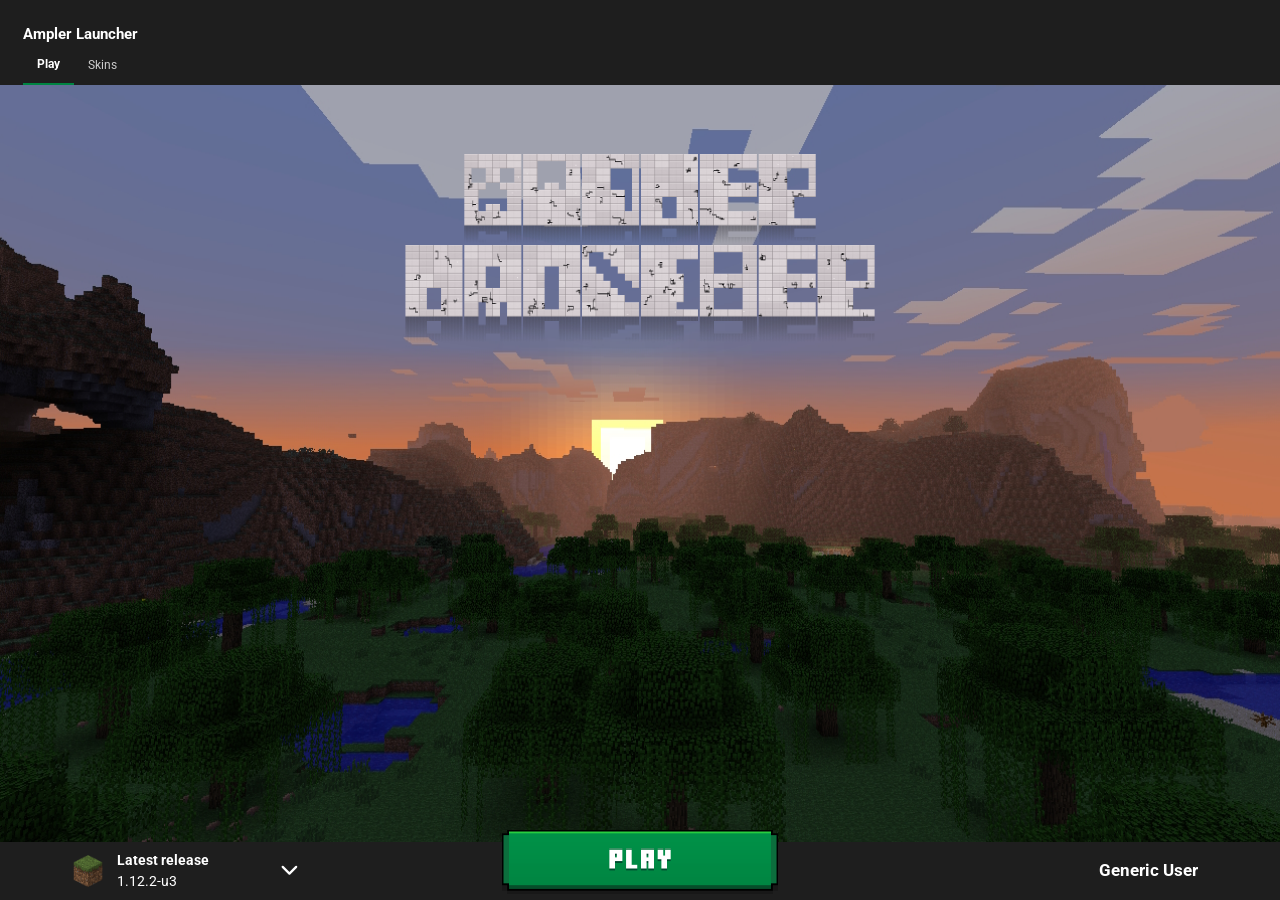
<file: index.html>
<!DOCTYPE html>
<html lang="en">

<head>
    <meta charset="UTF-8">
    <meta http-equiv="X-UA-Compatible" content="IE=edge">
    <meta name="viewport" content="width=device-width, initial-scale=1.0">
    <title>Ampler Launcher</title>

    <!-- Everything below resolves inside this folder. No CDN, no preconnect,
         no webfont request. css/fonts.css serves Roboto from ./fonts/. -->
    <link rel="stylesheet" href="./website/css/fonts.css">
    <link rel="stylesheet" href="./website/css/style.css">
    <link rel="shortcut icon" href="./website/images/logo.png" type="image/x-icon">

    <!-- Discord embed metadata. Relative-safe: og: tags are only read by chat
         scrapers over the network, never fetched by the browser. -->
    <meta content="Ampler Launcher" property="og:title">
    <meta content="A minecraft themed launcher for Eaglercraft - fully offline build" property="og:description">
    <meta content="#786d81" data-react-helmet="true" name="theme-color">
</head>

<body style="font-family: 'Roboto', sans-serif;">
    <div class="mainPage" id="mainPage">

        <!-- ============================ Top bar ============================ -->
        <div id="gameheader" class="gameHeader">
            <p id="gameedition" class="currentGame bolded">Ampler Launcher</p>
            <div id="javatabs">
                <ul class="gameTabs" role="tablist">
                    <li id="header1" class="headerButtonSelected" role="tab" aria-selected="true" tabindex="0"
                        onclick="showView('play')">Play</li>
                    <li id="header2" class="headerButtons" role="tab" aria-selected="false" tabindex="0"
                        onclick="showView('skins')">Skins</li>
                </ul>
            </div>
        </div>

        <!-- ============================ Play page ============================ -->
        <div id="playview" class="view">
            <div id="game-bg" class="gameBg" style="background-image: url(./website/images/web-edition.jpg);">
                <div class="gameLogo">
                    <img id="game-header" src="./website/images/ampler-title.png" alt="Ampler Launcher">
                </div>
            </div>
        </div>

        <!-- ============================ Skins page ============================
             Same background as the Play page, with the skin boxes sitting on
             top of it and a small gap between them. The list is whatever is
             in website/skins/: website/js/skins.js names it, and
             website/tools/bake-skins.py keeps that in step with the folders
             on disk (see js/skins.js). -->
        <div id="skinsview" class="view skinsView" hidden>
            <div class="skinsScroll" id="skinsscroll">
                <div class="skinsHead">
                    <div class="skinsHeadText">
                        <p class="skinsTitle bolded">Skins</p>
                        <p class="skinsCount" id="skinscount"></p>
                    </div>
                    <div class="skinSearch">
                        <input id="skinsearch" type="text" placeholder="Search skins" spellcheck="false"
                            autocomplete="off" oninput="filterSkins(this.value)">
                    </div>
                </div>

                <!-- Filled in by website/js/skinsview.js -->
                <div id="skingrid" class="skinsGrid"></div>

                <div id="skinempty" class="skinsEmpty" hidden>
                    <p class="bolded">No skins yet.</p>
                    <p>Add one by dropping its folder in <span class="mono">website/skins/</span>:</p>
                    <pre class="mono">website/skins/my skin/
   my skin.png            the skin
   preview.my skin.png    the preview picture</pre>
                    <p>Then run <span class="mono">python3 website/tools/bake-skins.py</span> once and reload - that
                        writes the folder list where this page reads it. To remove a skin, delete its folder and bake
                        again.</p>
                </div>
            </div>
        </div>

        <!-- ============================ Bottom bar ===========================
             Play page: version selector + Play + user.
             Skins page: the user, nothing else (see .skinsMode in style.css). -->
        <div class="gameSelection">
            <div class="versionSelector">
                <div id="drop" class="dropdownSelector" role="button" tabindex="0" aria-haspopup="listbox"
                    aria-expanded="false" aria-label="Choose a version" onclick="dropdowntoggle()">
                    <div style="display: flex; gap: 1vw;">
                        <div class="centeredIcon">
                            <img id="gameicon" src="./website/images/m-logo1.png" alt="">
                        </div>
                        <div class="versionText">
                            <p id="gametitle" class="bolded">Latest release</p>
                            <p id="gameversion">1.12.2-u3</p>
                        </div>
                        <div class="centeredIcon">
                            <span id="dropdownuparrow"></span>
                        </div>
                    </div>
                </div>
            </div>

            <!-- Populated by js/index.js from js/clients.js -->
            <div id="dropdn" class="dropdownMenu" role="listbox" style="visibility: hidden;"></div>

            <a id="playbutton" href="website/mc/1.12.2/index.html" target="_blank" rel="noopener">
                <div id="mainbutton" class="playButton"></div>
            </a>

            <!-- Click it to rename yourself. The name is saved locally and is
                 shown on every page of the launcher. -->
            <div class="username centeredIcon bolded" id="userbox" role="button" tabindex="0" aria-label="Your username"
                onclick="editUser()" title="Click to change your username. Some browsers forget it - to keep it always, set it in website/js/user.js">
                <p id="username" class="usernameText">Generic User</p>
                <input id="usernameinput" class="usernameInput" type="text" maxlength="24" spellcheck="false"
                    autocomplete="off" placeholder="Username" onclick="event.stopPropagation()">
                <svg class="userEditIcon" viewBox="0 0 24 24" width="24" height="24" fill="none" stroke="currentColor"
                    stroke-width="2" stroke-linecap="round" stroke-linejoin="round">
                    <path d="M4 20h4l10.5 -10.5a2.828 2.828 0 1 0 -4 -4l-10.5 10.5v4" />
                    <path d="M13.5 6.5l4 4" />
                </svg>
                <!-- Writes the name into website/js/user.js, so it survives
                     browsers that forget. Needs one Save dialog per write -
                     no page may edit a file quietly. -->
                <button id="usersave" class="userSaveButton" type="button" tabindex="0" aria-label="Save this name into user.js"
                    title="Save this name into website/js/user.js, so it always comes back - you will be asked which file to write">
                    <svg viewBox="0 0 24 24" width="24" height="24" fill="none" stroke="currentColor"
                        stroke-width="2" stroke-linecap="round" stroke-linejoin="round">
                        <path d="M19 21H5a2 2 0 0 1 -2 -2v-11a2 2 0 0 1 2 -2h11l5 5v8a2 2 0 0 1 -2 2z" />
                        <path d="M17 21v-8H7v8" />
                        <path d="M7 3v5h8" />
                    </svg>
                </button>
            </div>
        </div>
    </div>

    <script src="./website/js/clients.js"></script>
    <script src="./website/js/user.js"></script>
    <script src="./website/js/skins.js"></script>
    <!-- The skins folder listing, written by website/tools/bake-skins.py so
         skins dropped into website/skins/ show up when the launcher is opened
         straight off disk. A plain placeholder until then. -->
    <script src="./website/skins/list.js"></script>
    <script src="./website/js/index.js"></script>
    <script src="./website/js/skinsview.js"></script>
</body>
</html>
</file>
<file: website/css/fonts.css>
/*
 * Self-hosted Roboto.
 *
 * This file replaces the three remote tags that used to sit in index.html:
 * two preconnect hints and one Google Fonts CSS request for the Roboto family.
 * Those were the launcher's only outbound network fetches.
 *
 * The woff2 files in ../fonts/ are the latin subset published by the
 * @fontsource/roboto package (OFL-licensed), vendored into this repo so the
 * launcher renders identically with the network unplugged.
 */

@font-face {
    font-family: 'Roboto';
    font-style: normal;
    font-weight: 400;
    font-display: swap;
    src: url('../fonts/roboto-latin-400-normal.woff2') format('woff2');
}

@font-face {
    font-family: 'Roboto';
    font-style: normal;
    font-weight: 700;
    font-display: swap;
    src: url('../fonts/roboto-latin-700-normal.woff2') format('woff2');
}

@font-face {
    font-family: 'Roboto';
    font-style: normal;
    font-weight: 800;
    font-display: swap;
    /* No 800 cut is shipped; .bolded uses 800, so alias it to the 700 face. */
    src: url('../fonts/roboto-latin-700-normal.woff2') format('woff2');
}
</file>
<file: website/css/style.css>
/*
 * Ampler Launcher - full screen layout.
 *
 * Shape of the page (see index.html):
 *
 *   body
 *     .mainPage                 fills the window, no sidebar
 *       .gameHeader             "Ampler Launcher" + the Play / Skins tabs
 *       #playview   .view       background + logo + version selector / Play / user
 *       #skinsview  .view       same background, skin boxes on top of it
 *       .gameSelection          the little bottom bar
 *
 * Sizes are in vw so the whole thing scales with the window, exactly like the
 * original launcher. The only hard-coded pixel values are 1px-ish borders.
 */

*, ::after, ::before {
    box-sizing: border-box;
}

html {
    display: block;
    line-height: 1.5;
    -webkit-user-select: none;
    -ms-user-select: none;
    user-select: none;
    overflow: hidden;
    height: 100%;
}

body {
    position: relative;
    display: flex;
    flex-direction: column;
    background-color: #303030;
    margin: 0;
    line-height: inherit;
    overflow: hidden;
    height: 100%;
}

menu, ol, ul {
    list-style: none;
    margin: 0;
    padding: 0;
}

blockquote, dd, dl, figure, h1, h2, h3, h4, h5, h6, hr, p, pre {
    margin: 0;
}

pre {
    font-family: 'Roboto Mono', ui-monospace, SFMono-Regular, Menlo, Consolas, 'Liberation Mono', monospace;
    white-space: pre;
}

.bolded {
    font-weight: 800;
}

.mono {
    font-family: 'Roboto Mono', ui-monospace, SFMono-Regular, Menlo, Consolas, 'Liberation Mono', monospace;
    color: #7CFC98;
}

/* ------------------------------------------------------------------ *
 * Shell
 * ------------------------------------------------------------------ */

.mainPage {
    position: relative;
    width: 100%;
    height: 100%;
    display: flex;
    flex-direction: column;
    color: white;
    background-color: #1e1e1e;
}

.gameHeader {
    flex: 0 0 auto;
    padding: 1.8vw 1.8vw 0;
}

.currentGame {
    font-size: 1.2vw;
}

.gameTabs {
    display: flex;
    align-items: center;
}

.headerButtons {
    padding: 0.6vw 1.1vw;
    color: #cccccc;
    font-size: 0.95vw;
    line-height: 1.7vw;
    transition: 0.3s;
}

.headerButtons:hover {
    cursor: pointer;
    color: white
}

.headerButtonSelected {
    cursor: default;
    padding: 0.6vw 1.1vw;
    color: white;
    font-weight: 800;
    border-bottom: #008542 solid 0.21vw;
    font-size: 0.95vw;
    line-height: 1.7vw;
}

.view {
    position: relative;
    flex: 1 1 auto;
    overflow: hidden;
    min-height: 0;
}

.view[hidden] {
    display: none !important;
}

/* ------------------------------------------------------------------ *
 * Play page
 * ------------------------------------------------------------------ */

.gameBg {
    position: absolute;
    top: 0;
    left: 0;
    right: 0;
    bottom: 0;
    background-size: cover;
    background-position: center;
    background-repeat: no-repeat;
    display: flex;
    justify-content: center;
}

.gameLogo {
    position: absolute;
    top: 7%;
    left: 0;
    width: 100%;
    display: flex;
    justify-content: center;
    animation: drop .5s linear forwards;
}

#game-header {
    width: 40vw;
    max-width: 76%;
    image-rendering: -webkit-optimize-contrast;
}

/* ------------------------------------------------------------------ *
 * Skins page - same background as the Play page, skin boxes on top
 * ------------------------------------------------------------------ */

.skinsView {
    background-image: url(../images/web-edition.jpg);
    background-size: cover;
    background-position: center;
    background-repeat: no-repeat;
}

/* keeps the boxes readable over the screenshot */
.skinsView::before {
    content: '';
    position: absolute;
    top: 0;
    left: 0;
    right: 0;
    bottom: 0;
    background: rgba(10, 10, 10, 0.66);
}

.skinsScroll {
    position: absolute;
    top: 0;
    left: 0;
    right: 0;
    bottom: 0;
    overflow-y: auto;
    overflow-x: hidden;
    padding: 1.1vw 1.6vw 2vw;
    scrollbar-color: #008542 #131313;
}

.skinsScroll::-webkit-scrollbar {
    width: 0.9vw;
}

.skinsScroll::-webkit-scrollbar-track {
    background: #131313;
}

.skinsScroll::-webkit-scrollbar-thumb {
    background: #008542;
}

.skinsHead {
    display: flex;
    align-items: flex-end;
    justify-content: space-between;
    gap: 1vw;
    padding-bottom: 0.8vw;
    margin-bottom: 1vw;
    border-bottom: #2f2f2f solid 1px;
}

.skinsTitle {
    font-size: 1.35vw;
    line-height: 1.6vw;
}

.skinsCount {
    font-size: 0.85vw;
    color: #b9b9b9;
}

/* No "Add skin folder" button any more: the search box is the whole
   right side of the head row, sized to the space it left behind. */
.skinSearch {
    flex: 1 1 auto;
    min-width: 0;
    margin-left: 2vw;
}

.skinSearch input {
    display: block;
    width: 100%;
    padding: 0.45vw 0.9vw;
    font-family: inherit;
    font-size: 0.9vw;
    color: white;
    background-color: rgba(19, 19, 19, 0.85);
    border: #353535 solid 1px;
    border-radius: 0.3vw;
    outline: none;
    transition: 0.2s;
}

.skinSearch input:focus {
    border-color: #008542;
}

.skinSearch input::placeholder {
    color: #8a8a8a;
}

.skinsGrid {
    display: grid;
    grid-template-columns: repeat(auto-fill, minmax(12.5vw, 1fr));
    gap: 1vw;
}

.skinCard {
    display: flex;
    flex-direction: column;
    overflow: hidden;
    background-color: rgba(18, 18, 18, 0.82);
    border-top: #008542 solid 0.2vw;
    border-radius: 0.25vw;
    box-shadow: 0 0.15vw 0.6vw rgba(0, 0, 0, 0.5);
    animation: drop .35s linear forwards;
    transition: 0.2s;
}

.skinCard:hover {
    background-color: rgba(28, 28, 28, 0.92);
}

.skinPreviewWrap {
    position: relative;
    display: flex;
    align-items: center;
    justify-content: center;
    height: 12.5vw;
    background-color: rgba(0, 0, 0, 0.45);
    background-image: radial-gradient(ellipse at 50% 120%, rgba(0, 133, 66, 0.22), transparent 70%);
}

.skinPreview {
    width: 100%;
    height: 100%;
    object-fit: contain;
    image-rendering: pixelated;
    -ms-interpolation-mode: nearest-neighbor;
    display: block;
}

.skinPreviewCanvas {
    width: 100%;
    height: 100%;
    object-fit: contain;
    image-rendering: pixelated;
    -ms-interpolation-mode: nearest-neighbor;
    display: block;
}

.skinCardMissing .skinPreviewWrap::after {
    content: 'no preview';
    position: absolute;
    font-size: 0.8vw;
    color: #8a8a8a;
    font-style: italic;
}

.skinFooter {
    display: flex;
    align-items: center;
    justify-content: space-between;
    gap: 0.5vw;
    padding: 0.45vw 0.6vw;
    background-color: rgba(10, 10, 10, 0.75);
    border-top: rgba(255, 255, 255, 0.06) solid 1px;
}

.skinName {
    flex: 1 1 auto;
    min-width: 0;
    font-size: 0.9vw;
    line-height: 1.3vw;
    white-space: nowrap;
    overflow: hidden;
    text-overflow: ellipsis;
}

.skinDownload {
    flex: 0 0 auto;
    display: flex;
    align-items: center;
    justify-content: center;
    padding: 0.35vw;
    color: white;
    background-color: #008542;
    border: none;
    border-radius: 0.2vw;
    transition: 0.15s;
}

.skinDownload svg {
    width: 1.1vw;
    height: 1.1vw;
    display: block;
}

.skinDownload:hover {
    cursor: pointer;
    background-color: #00a854;
    transform: scale(1.08);
}

.skinDownload:active {
    transform: scale(0.95);
}

.skinsEmpty {
    padding: 1.5vw;
    font-size: 0.95vw;
    line-height: 1.9vw;
    color: #dcdcdc;
    background-color: rgba(18, 18, 18, 0.82);
    border-top: #008542 solid 0.2vw;
    border-radius: 0.25vw;
}

.skinsEmpty pre {
    margin: 0.6vw 0;
    padding: 0.8vw 1vw;
    font-size: 0.85vw;
    line-height: 1.3vw;
    color: #7CFC98;
    background-color: rgba(0, 0, 0, 0.45);
}

/* ------------------------------------------------------------------ *
 * Bottom bar
 * ------------------------------------------------------------------ */

.gameSelection {
    position: relative;
    flex: 0 0 auto;
    width: 100%;
    height: 4.5vw;
    display: flex;
    align-items: center;
    background-color: #1e1e1e;
}

.versionSelector {
    display: flex;
    position: absolute;
    left: 1vw;
    bottom: 0;
    top: 0;
    align-items: center;
}

.dropdownSelector {
    position: relative;
    display: flex;
    height: 4.5vw;
    width: 27vw;
    align-items: center;
    justify-content: space-around;
    color: white;
    transition: 0.3s;
}

.dropdownSelector:hover {
    cursor: pointer;
    background-color: #353535;
}

.dropdownIcon {
    color: white;
    width: 1.75vw;
}

/* Rows stack upward from the bar: bottom = (count-1-index) * 5vw is applied
   to each row by js/index.js. */
.dropdownMenu {
    position: absolute;
    left: 1vw;
    bottom: 4.5vw;
    transition-timing-function: cubic-bezier(0.4, 0, 0.2, 1);
}

.dropdownOptions {
    position: absolute;
    display: flex;
    height: 5vw;
    width: 27vw;
    align-items: center;
    color: white;
    background-color: #131313;
    z-index: 999;
    font-size: 1.1vw;
}

.dropdownOptions:hover {
    background-color: #008542;
}

.dropdownOption {
    position: absolute;
    left: 2vw;
    display: flex;
    gap: 1vw;
}

.dropdownOptionText {
    display: grid;
    align-items: center;
    justify-content: flex-start;
}

.centeredIcon {
    display: flex;
    align-items: center;
    justify-content: center;
}

/* The version icons (bar and list) are sized here rather than inline. */
#gameicon,
.dropdownOption img {
    width: 2.5vw;
}

.versionText {
    margin-right: 4.25vw;
    display: grid;
    align-items: center;
    justify-content: flex-start;
    font-size: 1.1vw;
}

/* Absolutely positioned inside the bar so it can poke a little above it,
   exactly like the original launcher. The wrapping <a id="playbutton"> has no
   box of its own - clicks on the image bubble up to it and follow the href. */
.playButton {
    position: absolute;
    left: 50%;
    margin-left: -10.75vw;
    bottom: 0.5vw;
    display: flex;
    align-items: center;
    width: 21.5vw;
    height: 5vw;
    background-image: url(../images/play.png);
    background-size: cover;
    background-position: center;
    background-repeat: no-repeat;
    transition: 0.1s;
}

.playButton:hover {
    cursor: pointer;
    background-image: url(../images/play-hover.png);
    transform: scale(1.05);
}

#playbutton {
    display: block;
}

/* ---------------- username: click to rename, saved locally ---------------- */

.username {
    position: absolute;
    top: 0;
    bottom: 0;
    right: 2vw;
    gap: 0.6vw;
    padding: 0 1vw;
    border-radius: 0.3vw;
    transition: 0.2s;
}

.username:hover {
    cursor: pointer;
    background-color: #353535;
}

.usernameText {
    font-size: 1.35vw;
    max-width: 30vw;
    overflow: hidden;
    white-space: nowrap;
    text-overflow: ellipsis;
}

.userEditIcon {
    width: 1.1vw;
    height: 1.1vw;
    color: #9a9a9a;
    opacity: 0;
    transition: 0.2s;
}

.username:hover .userEditIcon {
    opacity: 1;
}

/* "save the name into user.js": same look as the edit pen, sit beside it */
.userSaveButton {
    display: flex;
    align-items: center;
    justify-content: center;
    padding: 0;
    background: none;
    border: none;
    color: #9a9a9a;
    opacity: 0;
    transition: 0.2s;
}

.userSaveButton svg {
    width: 1.1vw;
    height: 1.1vw;
    display: block;
}

.username:hover .userSaveButton {
    opacity: 1;
}

.userSaveButton:hover {
    cursor: pointer;
    color: white;
}

.userSaveButton:focus-visible {
    outline: #008542 solid 0.16vw;
    outline-offset: 0.1vw;
    opacity: 1;
}

.usernameEditing .userSaveButton {
    display: none;
}

.usernameInput {
    display: none;
    width: 18vw;
    padding: 0.25vw 0.7vw 0.4vw;
    font-family: inherit;
    font-size: 1.35vw;
    font-weight: 800;
    text-align: right;
    color: white;
    background-color: #131313;
    border: none;
    border-bottom: #008542 solid 0.2vw;
    border-radius: 0.25vw;
    outline: none;
}

.usernameEditing {
    background-color: #131313;
}

.usernameEditing .usernameText,
.usernameEditing .userEditIcon {
    display: none;
}

.usernameEditing .usernameInput {
    display: block;
}

/* Keyboard focus. Only shown when the keyboard is what moved focus, so nothing
   about the mouse look changes. */
.headerButtons:focus-visible,
.headerButtonSelected:focus-visible,
.dropdownSelector:focus-visible,
.dropdownOptions:focus-visible,
.username:focus-visible {
    outline: #008542 solid 0.16vw;
    outline-offset: -0.16vw;
    background-color: #353535;
    color: white;
    /* these elements transition everything else on hover, but a focus ring that
       fades in is a focus ring you can miss - it arrives with the keyboard */
    transition: none;
}

.usernameInput:focus-visible,
.skinSearch input:focus-visible,
.skinDownload:focus-visible {
    outline: #008542 solid 0.16vw;
    outline-offset: 0.1vw;
}

/* Skins page: the bar keeps the user, drops the version selector and Play. */
.mainPage.skinsMode .versionSelector,
.mainPage.skinsMode #dropdn,
.mainPage.skinsMode #playbutton {
    display: none;
}

/* ------------------------------------------------------------------ *
 * Keyframes
 * ------------------------------------------------------------------ */

/* Anyone who has asked the system to reduce motion gets the layours without the
   drop-in animations. */
@media (prefers-reduced-motion: reduce) {
    *, ::before, ::after {
        animation-duration: 0.01ms !important;
        animation-iteration-count: 1 !important;
        transition-duration: 0.01ms !important;
    }
}

@keyframes drop {
    0% {
        transform: translateY(-300px) scaleY(0.9);
        opacity: 0;
    }

    5% {
        opacity: .7;
    }

    50% {
        transform: translateY(0) scaleY(1);
        opacity: 1;
    }

    65% {
        transform: translateY(-17px) scaleY(.9);
        opacity: 1;
    }

    75% {
        transform: translateY(-22px) scaleY(.9);
        opacity: 1;
    }

    100% {
        transform: translateY(0) scaleY(1);
        opacity: 1;
    }
}
</file>
